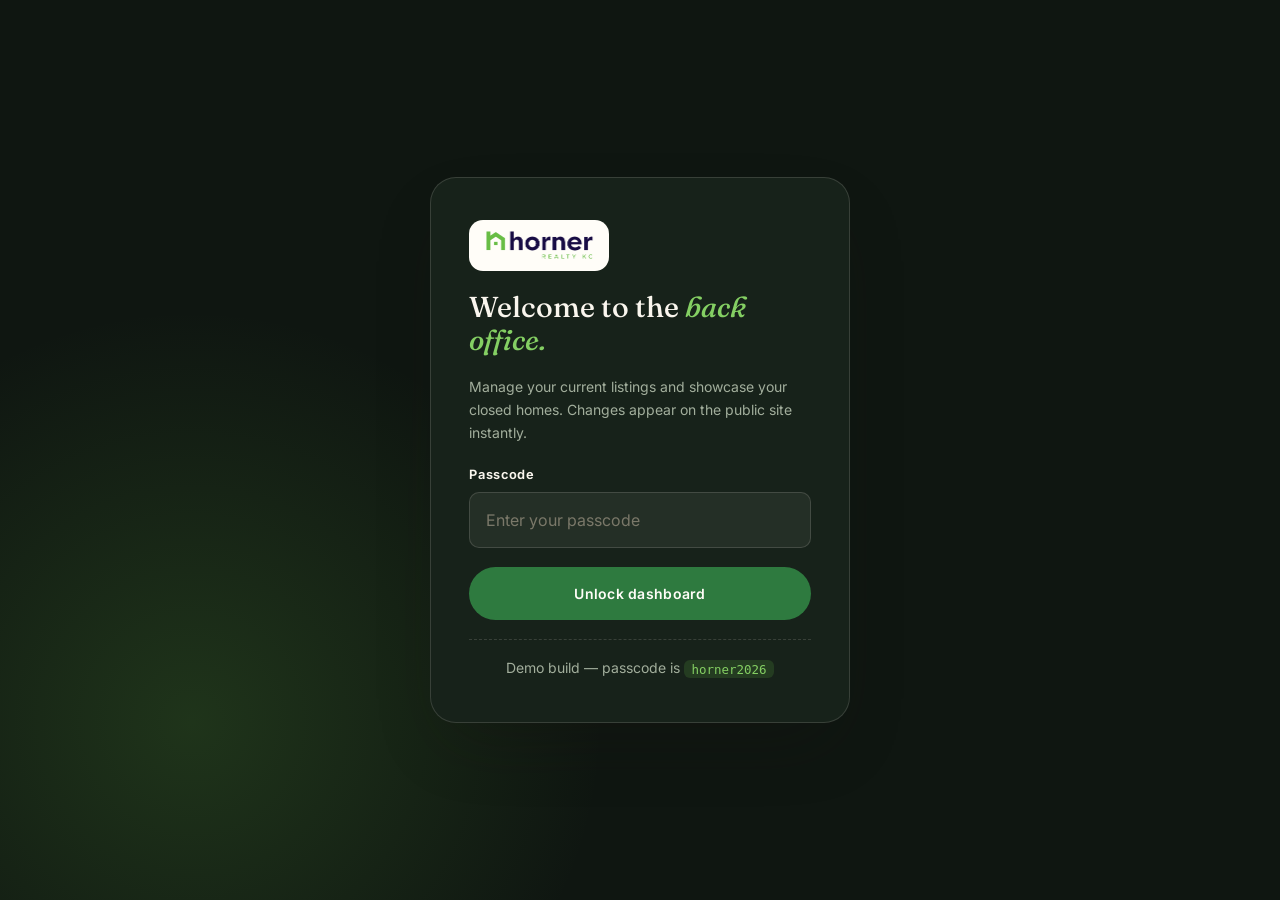
<file: admin.html>
<!DOCTYPE html>
<html lang="en">
<head>
  <meta charset="utf-8">
  <meta name="viewport" content="width=device-width, initial-scale=1">
  <title>Back Office — Horner Realty KC</title>
  <meta name="robots" content="noindex,nofollow">
  <link rel="preconnect" href="https://fonts.googleapis.com">
  <link rel="preconnect" href="https://fonts.gstatic.com" crossorigin>
  <link href="https://fonts.googleapis.com/css2?family=Fraunces:ital,opsz,wght@0,9..144,300..700;1,9..144,300..700&family=Inter:wght@400;500;600;700&display=swap" rel="stylesheet">
  <link rel="stylesheet" href="css/style.css">
  <link rel="stylesheet" href="css/admin.css">
  <link rel="icon" href="data:image/svg+xml,<svg xmlns='http://www.w3.org/2000/svg' viewBox='0 0 100 100'><rect width='100' height='100' rx='22' fill='%23180c44'/><path d='M50 20 80 46v34H59V62H41v18H20V46Z' fill='%2368bd45'/></svg>">
</head>
<body class="admin-body">

  <!-- ======= Login gate ======= -->
  <div class="gate" id="gate">
    <form class="gate__card" id="gate-form">
      <span class="gate__logo"><img src="assets/img/logo.png" alt="Horner Realty KC"></span>
      <h1>Welcome to the <em>back office.</em></h1>
      <p>Manage your current listings and showcase your closed homes. Changes appear on the public site instantly.</p>
      <div class="gate__error" id="gate-error" role="alert"></div>
      <div class="field">
        <label for="gate-pass">Passcode</label>
        <input type="password" id="gate-pass" autocomplete="current-password" placeholder="Enter your passcode" required>
      </div>
      <button class="btn btn--green" type="submit">Unlock dashboard</button>
      <p class="gate__hint">Demo build — passcode is <code>horner2026</code></p>
    </form>
  </div>

  <!-- ======= App ======= -->
  <div class="admin-app" id="admin-app">
    <header class="admin-topbar">
      <div class="container--wide admin-topbar__inner">
        <a class="brand" href="index.html" aria-label="Horner Realty KC — view site">
          <span class="brand__logo"><img src="assets/img/logo.png" alt="Horner Realty KC"></span>
        </a>
        <span class="badge-office">Back office</span>
        <div class="admin-topbar__actions">
          <a class="btn btn--outline-ink btn--sm" href="index.html" target="_blank" rel="noopener">
            View site
            <svg viewBox="0 0 24 24" fill="none" stroke="currentColor" stroke-width="2" stroke-linecap="round" stroke-linejoin="round" aria-hidden="true"><path d="M7 17 17 7M8 7h9v9"/></svg>
          </a>
          <button class="btn btn--outline-ink btn--sm" id="btn-signout">Sign out</button>
        </div>
      </div>
    </header>

    <main class="admin-main">
      <div class="container--wide">

        <div class="admin-note">
          <svg viewBox="0 0 24 24" fill="none" stroke="currentColor" stroke-width="1.8" stroke-linecap="round" stroke-linejoin="round" aria-hidden="true"><circle cx="12" cy="12" r="10"/><path d="M12 16v-5m0-3h.01"/></svg>
          <p><strong>Demo storage:</strong> edits save to this browser and update the public pages instantly. For the live launch, connect the included Supabase upgrade path (see README) so changes sync for every visitor.</p>
        </div>

        <div class="stat-grid">
          <div class="stat-card"><span class="dot dot--sale" aria-hidden="true"></span><strong id="stat-sale">0</strong><span>For sale</span></div>
          <div class="stat-card"><span class="dot dot--pending" aria-hidden="true"></span><strong id="stat-pending">0</strong><span>Pending</span></div>
          <div class="stat-card"><span class="dot dot--sold" aria-hidden="true"></span><strong id="stat-sold">0</strong><span>Sold &amp; showcased</span></div>
          <div class="stat-card"><span class="dot dot--star" aria-hidden="true"></span><strong id="stat-featured">0</strong><span>Featured on homepage</span></div>
        </div>

        <div class="admin-toolbar">
          <div class="admin-search">
            <svg viewBox="0 0 24 24" fill="none" stroke="currentColor" stroke-width="2" stroke-linecap="round" aria-hidden="true"><circle cx="11" cy="11" r="7"/><path d="m21 21-4.3-4.3"/></svg>
            <input type="search" id="admin-search" placeholder="Search address, city, zip…" aria-label="Search listings">
          </div>
          <div class="filter-chips" role="group" aria-label="Filter by status">
            <button class="filter-chip" data-filter="all" aria-pressed="true">All</button>
            <button class="filter-chip" data-filter="for-sale" aria-pressed="false">For sale</button>
            <button class="filter-chip" data-filter="pending" aria-pressed="false">Pending</button>
            <button class="filter-chip" data-filter="sold" aria-pressed="false">Sold</button>
          </div>
          <div class="admin-toolbar__right">
            <button class="btn btn--green btn--sm" id="btn-add">+ Add listing</button>
            <button class="btn btn--outline-ink btn--sm" id="btn-export">Export</button>
            <button class="btn btn--outline-ink btn--sm" id="btn-import">Import</button>
            <input type="file" id="import-file" accept="application/json" hidden>
            <button class="btn btn--danger-ghost btn--sm" id="btn-reset">Reset demo data</button>
          </div>
        </div>

        <p class="toolbar__count" id="admin-count" style="color:var(--muted-on-ink);margin-bottom:0.9rem" aria-live="polite"></p>

        <div class="admin-list" id="admin-list"></div>
      </div>
    </main>
  </div>

  <!-- ======= Listing editor modal ======= -->
  <div class="modal" id="editor-modal" role="dialog" aria-modal="true" aria-labelledby="editor-title">
    <div class="modal__card">
      <div class="modal__head">
        <h2 id="editor-title">Add a <em>new listing</em></h2>
        <button class="icon-btn" id="editor-close" aria-label="Close editor">
          <svg viewBox="0 0 24 24" fill="none" stroke="currentColor" stroke-width="2" stroke-linecap="round" aria-hidden="true"><path d="M6 6l12 12M18 6 6 18"/></svg>
        </button>
      </div>

      <form class="admin-form" id="listing-form">
        <div class="field">
          <label for="f-address">Street address <span class="req">*</span></label>
          <input id="f-address" type="text" placeholder="123 Main Street" required>
        </div>

        <div class="form-row form-row--3">
          <div class="field">
            <label for="f-city">City <span class="req">*</span></label>
            <input id="f-city" type="text" placeholder="Overland Park" required>
          </div>
          <div class="field">
            <label for="f-state">State <span class="req">*</span></label>
            <select id="f-state" required>
              <option value="KS">KS</option>
              <option value="MO">MO</option>
            </select>
          </div>
          <div class="field">
            <label for="f-zip">ZIP</label>
            <input id="f-zip" type="text" inputmode="numeric" placeholder="66204">
          </div>
        </div>

        <div class="form-row">
          <div class="field">
            <label for="f-status">Status <span class="req">*</span></label>
            <select id="f-status" required>
              <option value="for-sale">For sale</option>
              <option value="pending">Pending</option>
              <option value="sold">Sold</option>
            </select>
          </div>
          <div class="field">
            <label for="f-price">Price (USD)</label>
            <input id="f-price" type="number" min="0" step="1000" placeholder="450000">
            <span class="hint">Leave empty for "Price on request" / undisclosed sold price.</span>
          </div>
        </div>

        <div class="form-row form-row--3">
          <div class="field">
            <label for="f-beds">Beds <span class="req">*</span></label>
            <input id="f-beds" type="number" min="0" step="1" required placeholder="3">
          </div>
          <div class="field">
            <label for="f-baths">Baths <span class="req">*</span></label>
            <input id="f-baths" type="number" min="0" step="0.5" required placeholder="2.5">
          </div>
          <div class="field">
            <label for="f-sqft">Square feet <span class="req">*</span></label>
            <input id="f-sqft" type="number" min="0" step="1" required placeholder="1850">
          </div>
        </div>

        <div class="field">
          <label for="f-image">Photo URL</label>
          <input id="f-image" type="url" placeholder="https://… (or upload below)">
          <div class="upload-row">
            <label class="btn btn--outline-ink btn--sm" for="f-upload">Upload photo (≤ 800 KB)</label>
            <input id="f-upload" type="file" accept="image/*">
          </div>
        </div>
        <div class="img-preview" id="img-preview">Photo preview appears here</div>

        <div class="field">
          <label for="f-desc">Description</label>
          <textarea id="f-desc" rows="3" placeholder="What makes this home special?"></textarea>
        </div>

        <label class="consent" style="align-items:center">
          <input type="checkbox" id="f-featured">
          <span style="font-size:0.85rem;color:var(--cream)">Feature this listing on the homepage</span>
        </label>

        <div class="modal__foot">
          <button class="btn btn--outline-ink btn--sm" type="button" id="editor-cancel">Cancel</button>
          <button class="btn btn--green btn--sm" type="submit">Save listing</button>
        </div>
      </form>
    </div>
  </div>

  <!-- ======= Delete confirm ======= -->
  <div class="modal" id="confirm-modal" role="alertdialog" aria-modal="true" aria-labelledby="confirm-title">
    <div class="modal__card modal__card--confirm">
      <h2 id="confirm-title">Delete this listing?</h2>
      <p id="confirm-text"></p>
      <div class="modal__foot">
        <button class="btn btn--outline-ink btn--sm" id="confirm-cancel">Keep it</button>
        <button class="btn btn--danger-ghost btn--sm" id="confirm-delete">Delete listing</button>
      </div>
    </div>
  </div>

  <script src="js/data.js"></script>
  <script src="js/main.js"></script>
  <script src="js/admin.js"></script>
</body>
</html>
</file>
<file: css/style.css>
/* ============================================================
   HORNER REALTY KC — Design System
   Boutique. Warm. Editorial. Kansas City.
   ============================================================ */

:root {
  /* Palette — Horner brand: luxury green + logo navy on warm ivory */
  --ink: #0f1611;
  --ink-2: #17221a;
  --ink-3: #233024;
  --cream: #faf6ee;
  --cream-2: #f2efdf;
  --cream-3: #e5e3cd;
  --green: #2e7a3f;
  --green-2: #84cf63;
  --green-3: #1f6030;
  --gold: #c9b078;
  --navy: #180c44;
  --white: #fffdf8;
  --muted: #687062;
  --muted-on-ink: #a2ae9c;
  --line: rgba(15, 22, 17, 0.12);
  --line-on-ink: rgba(250, 246, 238, 0.14);
  --ok: #4d7257;
  --red: #b4533a;

  /* Type */
  --serif: "Fraunces", "Georgia", serif;
  --sans: "Inter", -apple-system, "Segoe UI", sans-serif;

  /* Scale */
  --text-xs: 0.75rem;
  --text-sm: 0.875rem;
  --text-base: 1rem;
  --text-lg: 1.125rem;
  --text-xl: clamp(1.25rem, 1.1rem + 0.6vw, 1.5rem);
  --text-2xl: clamp(1.6rem, 1.3rem + 1.4vw, 2.4rem);
  --text-3xl: clamp(2.2rem, 1.6rem + 2.8vw, 3.6rem);
  --text-hero: clamp(2.8rem, 1.8rem + 5.2vw, 6.2rem);

  /* Rhythm */
  --space-1: 0.25rem;
  --space-2: 0.5rem;
  --space-3: 1rem;
  --space-4: 1.5rem;
  --space-5: 2.5rem;
  --space-6: 4rem;
  --space-7: clamp(4.5rem, 3rem + 6vw, 8.5rem);

  --radius-sm: 10px;
  --radius: 18px;
  --radius-lg: 26px;
  --radius-pill: 999px;

  --shadow-sm: 0 2px 10px rgba(22, 19, 14, 0.06);
  --shadow: 0 14px 40px -12px rgba(22, 19, 14, 0.18);
  --shadow-lg: 0 30px 70px -20px rgba(22, 19, 14, 0.32);

  --ease: cubic-bezier(0.22, 1, 0.36, 1);
  --container: 1200px;
}

/* ---------- Reset ---------- */
*, *::before, *::after { box-sizing: border-box; margin: 0; padding: 0; }
html { scroll-behavior: smooth; -webkit-text-size-adjust: 100%; }
body {
  font-family: var(--sans);
  font-size: var(--text-base);
  line-height: 1.65;
  color: var(--ink);
  background: var(--cream);
  -webkit-font-smoothing: antialiased;
  overflow-x: clip;
}
img { display: block; max-width: 100%; }
a { color: inherit; text-decoration: none; }
button { font: inherit; cursor: pointer; background: none; border: none; color: inherit; }
input, select, textarea { font: inherit; color: inherit; }
ul, ol { list-style: none; }
::selection { background: var(--green); color: var(--white); }

:focus-visible {
  outline: 2px solid var(--green);
  outline-offset: 3px;
  border-radius: 4px;
}

.container {
  width: min(var(--container), 100% - 2.5rem);
  margin-inline: auto;
}
.container--wide { width: min(1380px, 100% - 2.5rem); margin-inline: auto; }

.skip-link {
  position: fixed; top: -100px; left: 1rem; z-index: 300;
  background: var(--ink); color: var(--cream);
  padding: 0.7rem 1.2rem; border-radius: var(--radius-pill);
  transition: top 0.2s var(--ease);
}
.skip-link:focus { top: 1rem; }

/* ---------- Typography helpers ---------- */
.font-serif { font-family: var(--serif); }
.eyebrow {
  display: inline-flex; align-items: center; gap: 0.75rem;
  font-size: var(--text-xs); font-weight: 600;
  letter-spacing: 0.22em; text-transform: uppercase;
  color: var(--green-3);
}
.eyebrow::before {
  content: ""; width: 2.2rem; height: 1px; background: var(--green);
}
.on-ink .eyebrow { color: var(--green-2); }

.h-display {
  font-family: var(--serif);
  font-weight: 470;
  font-size: var(--text-3xl);
  line-height: 1.08;
  letter-spacing: -0.015em;
  text-wrap: balance;
}
.h-display em {
  font-style: italic;
  font-weight: 380;
  color: var(--green-3);
}
.on-ink .h-display em { color: var(--green-2); }

.lede {
  font-size: var(--text-lg);
  color: var(--muted);
  max-width: 56ch;
}
.on-ink { background: var(--ink); color: var(--cream); }
.on-ink .lede { color: var(--muted-on-ink); }

/* ---------- Buttons ---------- */
.btn {
  display: inline-flex; align-items: center; justify-content: center; gap: 0.6rem;
  padding: 0.95rem 1.8rem;
  border-radius: var(--radius-pill);
  font-weight: 600; font-size: var(--text-sm);
  letter-spacing: 0.02em;
  min-height: 48px;
  transition: transform 0.25s var(--ease), box-shadow 0.25s var(--ease),
              background 0.25s var(--ease), color 0.25s var(--ease), border-color 0.25s var(--ease);
  touch-action: manipulation;
}
.btn:active { transform: scale(0.97); }
.btn svg { width: 17px; height: 17px; flex: none; transition: transform 0.25s var(--ease); }
.btn:hover svg { transform: translateX(3px); }

.btn--primary { background: var(--ink); color: var(--cream); }
.btn--primary:hover { background: var(--ink-3); box-shadow: var(--shadow); transform: translateY(-2px); }
.btn--green { background: var(--green); color: var(--white); }
.btn--green:hover { background: var(--green-3); box-shadow: var(--shadow); transform: translateY(-2px); }
.btn--ghost {
  background: transparent; border: 1px solid var(--line); color: var(--ink);
}
.btn--ghost:hover { border-color: var(--ink); transform: translateY(-2px); }
.on-ink .btn--ghost { border-color: var(--line-on-ink); color: var(--cream); }
.on-ink .btn--ghost:hover { border-color: var(--cream); }
.btn--light { background: var(--cream); color: var(--ink); }
.btn--light:hover { background: var(--white); box-shadow: var(--shadow); transform: translateY(-2px); }

.link-arrow {
  display: inline-flex; align-items: center; gap: 0.5rem;
  font-weight: 600; font-size: var(--text-sm);
  color: var(--green-3);
  border-bottom: 1px solid transparent;
  transition: gap 0.25s var(--ease), color 0.2s;
  min-height: 44px;
}
.link-arrow:hover { gap: 0.85rem; color: var(--ink); }
.on-ink .link-arrow { color: var(--green-2); }
.on-ink .link-arrow:hover { color: var(--cream); }

/* ---------- Header / Nav ---------- */
.site-header {
  position: fixed; inset: 0 0 auto 0; z-index: 100;
  transition: background 0.35s var(--ease), box-shadow 0.35s var(--ease),
              border-color 0.35s var(--ease), color 0.3s;
  border-bottom: 1px solid transparent;
  color: var(--cream);
}
.site-header.is-solid {
  background: rgba(250, 246, 238, 0.86);
  -webkit-backdrop-filter: blur(18px);
  backdrop-filter: blur(18px);
  border-bottom-color: var(--line);
  color: var(--ink);
}
.site-header.header--light { color: var(--ink); }

.nav {
  display: flex; align-items: center; justify-content: space-between;
  gap: 1rem; min-height: 78px;
}
.brand {
  display: inline-flex; align-items: center; gap: 0.8rem;
  font-family: var(--serif);
  flex: none;
  position: relative; z-index: 2;
}
.brand__logo {
  display: inline-flex; align-items: center;
  background: var(--white);
  border: 1px solid var(--line);
  border-radius: 12px;
  padding: 0.5rem 0.85rem;
  box-shadow: var(--shadow-sm);
}
.brand__logo img { height: 28px; width: auto; display: block; }

.nav__links {
  display: flex; align-items: center; gap: 0.4rem;
}
.nav__links a {
  padding: 0.55rem 0.95rem;
  font-size: var(--text-sm); font-weight: 550;
  border-radius: var(--radius-pill);
  opacity: 0.86;
  transition: opacity 0.2s, background 0.2s;
  min-height: 44px; display: inline-flex; align-items: center;
}
.nav__links a:hover { opacity: 1; background: rgba(104, 189, 69, 0.14); }
.nav__links a[aria-current="page"] { opacity: 1; color: var(--green-3); }
.site-header:not(.is-solid):not(.header--light) .nav__links a[aria-current="page"] { color: var(--green-2); }

.nav__cta {
  display: flex; align-items: center; gap: 0.6rem;
  position: relative; z-index: 2;
}
.nav__phone {
  display: inline-flex; align-items: center; gap: 0.55rem;
  padding: 0.62rem 1.25rem; min-height: 46px;
  border-radius: var(--radius-pill);
  border: 1px solid currentColor;
  font-size: var(--text-sm); font-weight: 600;
  white-space: nowrap;
  flex: none;
  transition: background 0.25s var(--ease), color 0.25s var(--ease), border-color 0.25s;
}
.nav__phone svg { width: 15px; height: 15px; }
.nav__phone:hover { background: var(--green); border-color: var(--green); color: var(--white); }

.nav__toggle {
  display: none;
  width: 46px; height: 46px;
  border-radius: 12px;
  border: 1px solid currentColor;
  place-items: center;
}
.nav__toggle svg { width: 20px; height: 20px; }
.nav__toggle .icon-close { display: none; }
.nav__toggle[aria-expanded="true"] .icon-menu { display: none; }
.nav__toggle[aria-expanded="true"] .icon-close { display: block; }

@media (max-width: 1320px) {
  .nav__links {
    position: fixed; inset: 0; z-index: 1;
    flex-direction: column; justify-content: center; gap: 0.4rem;
    background: var(--ink);
    color: var(--cream);
    opacity: 0; visibility: hidden;
    transition: opacity 0.35s var(--ease), visibility 0.35s;
  }
  .nav__links a { font-family: var(--serif); font-size: 1.7rem; font-weight: 450; }
  .nav__links.is-open { opacity: 1; visibility: visible; }
  .nav__toggle { display: grid; }
  .nav__phone span { display: none; }
  .nav__phone { padding: 0.62rem 0.9rem; }
  body.nav-locked { overflow: hidden; }
}

/* ---------- Story hero ---------- */
.hero-stage {
  position: relative;
  min-height: calc(100svh + 240px);
  background: var(--ink);
}
.hero {
  position: relative;
  min-height: 100svh;
  display: flex; flex-direction: column; justify-content: flex-end;
  color: var(--cream);
  isolation: isolate;
  overflow: clip;
}
.hero--story {
  position: sticky;
  top: 0;
  height: 100svh;
}
.hero__bg {
  position: absolute; inset: 0; z-index: -2;
}
.hero__bg img {
  position: absolute; inset: 0;
  width: 100%; height: 100%; object-fit: cover;
}
.hero__after { z-index: 0; }
.hero__before {
  z-index: 1;
  will-change: clip-path;
  clip-path: inset(0 0 0 0);
}
.hero__seam {
  position: absolute; z-index: 2; top: 0; bottom: 0; left: 0;
  width: 2px;
  background: #f0c47c;
  box-shadow: 0 0 26px 2px rgba(240, 196, 124, 0.76);
  transform: translateX(-1px);
  will-change: left, opacity;
}
.hero::after {
  content: ""; position: absolute; inset: 0; z-index: -1;
  background:
    linear-gradient(to top, rgba(14, 18, 14, 0.9) 0%, rgba(14, 18, 14, 0.38) 48%, rgba(14, 18, 14, 0.3) 100%);
}
.hero__inner { padding-block: 7.5rem 1.25rem; }
.hero__eyebrow {
  display: inline-flex; align-items: center; gap: 0.7rem;
  font-size: var(--text-xs); font-weight: 600;
  letter-spacing: 0.26em; text-transform: uppercase;
  color: #b8ee91;
  margin-bottom: var(--space-4);
  text-shadow: 0 2px 14px rgba(0, 0, 0, 0.8);
}
.hero__eyebrow::before { content: ""; width: 2.4rem; height: 1px; background: currentColor; }
.hero h1 {
  font-family: var(--serif);
  font-size: var(--text-hero);
  font-weight: 440;
  line-height: 1.02;
  letter-spacing: -0.02em;
  max-width: 12ch;
  text-wrap: balance;
}
.hero h1 em { font-style: italic; font-weight: 360; color: #f0c47c; }
.hero__sub {
  margin-top: var(--space-4);
  font-size: var(--text-lg);
  color: rgba(250, 246, 238, 0.82);
  max-width: 46ch;
}
.hero__actions { display: flex; flex-wrap: wrap; gap: 0.85rem; margin-top: var(--space-5); }

.hero__stats {
  margin-top: var(--space-6);
  border-top: 1px solid var(--line-on-ink);
  display: grid;
  grid-template-columns: repeat(auto-fit, minmax(170px, 1fr));
}
.hero__stat {
  padding: 1.4rem 1.5rem 1.6rem 0;
  display: flex; flex-direction: column; gap: 0.15rem;
}
.hero__stat + .hero__stat { border-left: 1px solid var(--line-on-ink); padding-left: 1.5rem; }
.hero__stat strong {
  font-family: var(--serif);
  font-size: clamp(1.7rem, 1.4rem + 1.4vw, 2.6rem);
  font-weight: 470;
  color: var(--white);
}
.hero__stat strong sup { font-size: 0.55em; color: var(--green-2); }
.hero__stat span { font-size: var(--text-xs); letter-spacing: 0.14em; text-transform: uppercase; color: var(--muted-on-ink); }
@media (max-width: 640px) {
  .hero__stat + .hero__stat { border-left: none; padding-left: 0; }
  .hero__stat { padding-block: 0.9rem; border-bottom: 1px solid var(--line-on-ink); }
}

.hero__scroll {
  position: absolute; right: 2rem; bottom: 2.2rem;
  display: flex; align-items: center; gap: 0.6rem;
  font-size: var(--text-xs); letter-spacing: 0.2em; text-transform: uppercase;
  color: var(--muted-on-ink);
  writing-mode: vertical-rl;
}
.hero__scroll::after {
  content: ""; width: 1px; height: 46px;
  background: linear-gradient(#f0c47c, transparent);
  animation: scrollPulse 2.2s ease-in-out infinite;
}
@keyframes scrollPulse { 50% { transform: translateY(8px); opacity: 0.5; } }
@media (max-width: 1440px) { .hero__scroll { display: none; } }

@media (max-height: 900px) and (min-width: 641px) {
  .hero__inner { padding-block: 6.4rem 0.75rem; }
  .hero__eyebrow { margin-bottom: 0.9rem; }
  .hero h1 { font-size: 4.65rem; max-width: 13ch; line-height: 0.98; }
  .hero__sub { margin-top: 0.9rem; font-size: 1rem; line-height: 1.48; max-width: 50ch; }
  .hero__actions { margin-top: 1.1rem; }
  .hero__stats { margin-top: 1.15rem; }
  .hero__stat { padding-block: 0.65rem 0.75rem; }
  .hero__stat strong { font-size: 2rem; line-height: 1; }
}

@media (max-height: 740px) and (min-width: 641px) {
  .hero__inner { padding-top: 5.6rem; }
  .hero h1 { font-size: 3.9rem; }
  .hero__sub { font-size: 0.94rem; }
  .hero__actions { margin-top: 0.8rem; }
  .hero__actions .btn { min-height: 44px; padding-block: 0.75rem; }
  .hero__stats { margin-top: 0.8rem; }
  .hero__stat { padding-block: 0.5rem; }
  .hero__stat strong { font-size: 1.65rem; }
  .hero__stat span { font-size: 0.66rem; letter-spacing: 0.1em; }
}

@media (max-width: 1000px) and (min-width: 641px) {
  .hero h1 { font-size: 4.5rem; }
}

@media (max-width: 640px) {
  .hero-stage { min-height: calc(100svh + 180px); }
  .hero--story { justify-content: flex-start; }
  .hero__story-media { background: #17140f; }
  .hero__story-media img {
    top: 78px;
    bottom: auto;
    height: auto;
    aspect-ratio: 3 / 2;
    object-fit: contain;
    object-position: center top;
  }
  .hero__seam { top: 78px; bottom: auto; height: calc(100vw * 2 / 3); }
  .hero::after {
    background:
      linear-gradient(to bottom, rgba(14, 18, 14, 0.24) 78px, rgba(14, 18, 14, 0.52) 330px, rgba(14, 18, 14, 0.94) 72%, rgba(14, 18, 14, 0.98) 100%);
  }
  .hero__inner { width: min(var(--container), 100% - 2rem); padding-block: 5.8rem 0.6rem; }
  .hero__eyebrow { margin-bottom: 0.65rem; font-size: 0.66rem; letter-spacing: 0.16em; }
  .hero h1 { font-size: 2.35rem; line-height: 0.98; max-width: 13ch; }
  .hero__sub { margin-top: 0.75rem; font-size: 0.92rem; line-height: 1.42; }
  .hero__actions { margin-top: 0.9rem; gap: 0.5rem; }
  .hero__actions .btn { min-height: 44px; padding: 0.7rem 1.15rem; font-size: 0.8rem; }
  .hero__stats { margin-top: 0.9rem; grid-template-columns: repeat(2, minmax(0, 1fr)); }
  .hero__stat { min-width: 0; padding-block: 0.5rem; }
  .hero__stat:nth-child(odd) { padding-right: 0.85rem; }
  .hero__stat:nth-child(even) { border-left: 1px solid var(--line-on-ink); padding-left: 0.85rem; }
  .hero__stat strong { font-size: 1.55rem; line-height: 1; }
  .hero__stat span { font-size: 0.59rem; letter-spacing: 0.09em; overflow-wrap: anywhere; }
  .hero__stat:last-child { padding-right: 3.5rem; }
}

@media (max-width: 640px) and (min-height: 750px) {
  .hero__inner { padding-top: 6.45rem; }
  .hero__eyebrow { margin-bottom: 0.8rem; }
  .hero h1 { font-size: 2.65rem; }
  .hero__sub { margin-top: 0.9rem; font-size: 1rem; line-height: 1.48; }
  .hero__actions { margin-top: 1.15rem; gap: 0.65rem; }
  .hero__actions .btn { min-height: 46px; padding-inline: 1.25rem; font-size: 0.84rem; }
  .hero__stats { margin-top: 1.15rem; }
  .hero__stat { padding-block: 0.65rem; }
  .hero__stat strong { font-size: 1.75rem; }
  .hero__stat span { font-size: 0.62rem; }
}
@media (prefers-reduced-motion: reduce) {
  .hero-stage { min-height: 100svh; }
  .hero__before { clip-path: inset(0 100% 0 0) !important; }
  .hero__seam { display: none; }
}

/* ---------- Marquee ---------- */
.marquee {
  border-block: 1px solid var(--line);
  background: var(--cream-2);
  overflow: hidden;
  padding-block: 1.05rem;
}
.marquee__track {
  display: flex; gap: 3rem; width: max-content;
  animation: marquee 36s linear infinite;
}
.marquee:hover .marquee__track { animation-play-state: paused; }
.marquee__track span {
  display: inline-flex; align-items: center; gap: 3rem;
  font-family: var(--serif); font-size: 1.05rem; font-weight: 470;
  letter-spacing: 0.06em; color: var(--ink);
  white-space: nowrap;
}
.marquee__track span::after { content: "✦"; font-size: 0.6rem; color: var(--green); }
@keyframes marquee { to { transform: translateX(-50%); } }

/* ---------- Sections ---------- */
.section { padding-block: var(--space-7); position: relative; }
.section--tight { padding-block: var(--space-6); }
.section-head {
  display: flex; flex-wrap: wrap; align-items: flex-end; justify-content: space-between;
  gap: 1.2rem 2.5rem;
  margin-bottom: var(--space-6);
}
.section-head .h-display { max-width: 22ch; }
.section-head__side { max-width: 38ch; display: flex; flex-direction: column; align-items: flex-start; gap: 1rem; }
.section-head__side p { color: var(--muted); font-size: var(--text-sm); }
.on-ink .section-head__side p { color: var(--muted-on-ink); }

/* ---------- Welcome / editorial split ---------- */
.welcome { display: grid; grid-template-columns: minmax(0, 5fr) minmax(0, 6fr); gap: clamp(2rem, 5vw, 5.5rem); align-items: center; }
.welcome__media { position: relative; }
.welcome__media .frame {
  border-radius: var(--radius-lg);
  overflow: hidden;
  aspect-ratio: 4 / 5;
  box-shadow: var(--shadow-lg);
}
.welcome__media .frame img { width: 100%; height: 100%; object-fit: cover; transition: transform 0.9s var(--ease); }
.welcome__media:hover .frame img { transform: scale(1.04); }
.welcome__badge {
  position: absolute; left: -1.2rem; bottom: 2rem;
  background: var(--ink); color: var(--cream);
  border-radius: var(--radius);
  padding: 1.1rem 1.4rem;
  display: flex; align-items: center; gap: 0.9rem;
  box-shadow: var(--shadow-lg);
  max-width: 86%;
}
.welcome__badge .num { font-family: var(--serif); font-size: 2rem; font-weight: 500; color: var(--green-2); line-height: 1; }
.welcome__badge p { font-size: var(--text-xs); letter-spacing: 0.08em; text-transform: uppercase; color: var(--muted-on-ink); line-height: 1.5; }
.welcome__body .h-display { margin: 1.1rem 0 1.4rem; }
.welcome__body > p { color: var(--muted); margin-bottom: 1.1rem; max-width: 58ch; }
.welcome__sig {
  display: flex; align-items: center; gap: 1rem;
  margin-top: 1.8rem;
}
.welcome__sig img { width: 84px; height: 52px; object-fit: cover; border-radius: 10px; box-shadow: var(--shadow-sm); }
.welcome__sig .name { font-family: var(--serif); font-style: italic; font-size: 1.15rem; }
.welcome__sig .role { font-size: var(--text-xs); letter-spacing: 0.12em; text-transform: uppercase; color: var(--muted); }
@media (max-width: 900px) {
  .welcome { grid-template-columns: 1fr; }
  .welcome__media { max-width: 440px; }
  .welcome__badge { left: 1rem; bottom: -1.2rem; }
}

/* ---------- Service cards ---------- */
.services-grid {
  display: grid; grid-template-columns: repeat(2, minmax(0, 1fr));
  gap: 1.4rem;
}
.service-card {
  position: relative;
  border-radius: var(--radius-lg);
  overflow: hidden;
  min-height: 460px;
  display: flex; flex-direction: column; justify-content: flex-end;
  color: var(--cream);
  isolation: isolate;
}
.service-card img {
  position: absolute; inset: 0; z-index: -2;
  width: 100%; height: 100%; object-fit: cover;
  transition: transform 0.9s var(--ease);
}
.service-card::after {
  content: ""; position: absolute; inset: 0; z-index: -1;
  background: linear-gradient(to top, rgba(22,19,14,0.92), rgba(22,19,14,0.18) 60%, rgba(22,19,14,0.12));
  transition: background 0.4s;
}
.service-card:hover img { transform: scale(1.05); }
.service-card__body { padding: clamp(1.4rem, 3vw, 2.4rem); }
.service-card__tag {
  font-size: var(--text-xs); font-weight: 600; letter-spacing: 0.2em; text-transform: uppercase;
  color: var(--green-2);
}
.service-card h3 {
  font-family: var(--serif); font-size: var(--text-2xl); font-weight: 460;
  margin: 0.5rem 0 0.7rem;
}
.service-card p { color: rgba(250,246,238,0.8); font-size: var(--text-sm); max-width: 46ch; margin-bottom: 1.2rem; }
@media (max-width: 800px) {
  .services-grid { grid-template-columns: 1fr; }
  .service-card { min-height: 380px; }
}

.service-minis {
  margin-top: 1.4rem;
  display: grid; grid-template-columns: repeat(3, minmax(0, 1fr)); gap: 1.4rem;
}
.mini-card {
  background: var(--white);
  border: 1px solid var(--line);
  border-radius: var(--radius);
  padding: 1.6rem;
  display: flex; flex-direction: column; gap: 0.55rem; align-items: flex-start;
  transition: transform 0.3s var(--ease), box-shadow 0.3s var(--ease), border-color 0.3s;
}
.mini-card:hover { transform: translateY(-4px); box-shadow: var(--shadow); border-color: var(--green-2); }
.mini-card .ic {
  width: 46px; height: 46px; border-radius: 13px;
  display: grid; place-items: center;
  background: var(--cream-2); color: var(--green-3);
  margin-bottom: 0.4rem;
}
.mini-card .ic svg { width: 21px; height: 21px; }
.mini-card h4 { font-family: var(--serif); font-size: 1.18rem; font-weight: 520; }
.mini-card p { font-size: var(--text-sm); color: var(--muted); }
.mini-card .link-arrow { margin-top: auto; }
@media (max-width: 800px) { .service-minis { grid-template-columns: 1fr; } }

/* ---------- Listing cards ---------- */
.listings-grid {
  display: grid;
  grid-template-columns: repeat(auto-fill, minmax(310px, 1fr));
  gap: 1.6rem;
}
.listing-card {
  background: var(--white);
  border: 1px solid var(--line);
  border-radius: var(--radius-lg);
  overflow: hidden;
  display: flex; flex-direction: column;
  transition: transform 0.35s var(--ease), box-shadow 0.35s var(--ease);
}
.listing-card:hover { transform: translateY(-6px); box-shadow: var(--shadow-lg); }
.listing-card__media {
  position: relative; aspect-ratio: 4 / 3; overflow: hidden;
  background: var(--cream-3);
}
.listing-card__media img {
  width: 100%; height: 100%; object-fit: cover;
  transition: transform 0.8s var(--ease);
}
.listing-card:hover .listing-card__media img { transform: scale(1.06); }
.listing-card__chips {
  position: absolute; inset: 0.9rem 0.9rem auto 0.9rem;
  display: flex; justify-content: space-between; align-items: flex-start; gap: 0.5rem;
}
.chip {
  display: inline-flex; align-items: center; gap: 0.4rem;
  padding: 0.38rem 0.85rem;
  border-radius: var(--radius-pill);
  font-size: 0.72rem; font-weight: 700; letter-spacing: 0.1em; text-transform: uppercase;
  background: rgba(250, 246, 238, 0.92);
  -webkit-backdrop-filter: blur(8px);
  backdrop-filter: blur(8px);
  color: var(--ink);
}
.chip::before { content: ""; width: 7px; height: 7px; border-radius: 50%; background: var(--green); }
.chip--sale { color: #2e4a36; }
.chip--sale::before { background: var(--green); }
.chip--sold { background: rgba(15, 22, 17, 0.9); color: var(--gold); }
.chip--sold::before { background: var(--gold); }
.chip--pending { color: #7a5410; }
.chip--pending::before { background: #d9a23c; }
.listing-card__price {
  margin-left: auto;
  background: rgba(22, 19, 14, 0.88);
  -webkit-backdrop-filter: blur(8px);
  backdrop-filter: blur(8px);
  color: var(--cream);
  padding: 0.4rem 0.9rem;
  border-radius: var(--radius-pill);
  font-weight: 650; font-size: 0.86rem;
  font-variant-numeric: tabular-nums;
}
.listing-card__body { padding: 1.4rem 1.5rem 1.5rem; display: flex; flex-direction: column; gap: 0.65rem; flex: 1; }
.listing-card__addr { font-family: var(--serif); font-size: 1.22rem; font-weight: 520; line-height: 1.25; }
.listing-card__loc { font-size: var(--text-sm); color: var(--muted); display: flex; align-items: center; gap: 0.4rem; }
.listing-card__loc svg { width: 14px; height: 14px; color: var(--green); flex: none; }
.listing-card__desc {
  font-size: var(--text-sm); color: var(--muted);
  display: -webkit-box; -webkit-line-clamp: 2; -webkit-box-orient: vertical; overflow: hidden;
}
.listing-card__meta {
  margin-top: auto; padding-top: 1rem;
  border-top: 1px solid var(--line);
  display: flex; gap: 1.3rem;
  font-size: 0.82rem; font-weight: 600; color: var(--ink-3);
}
.listing-card__meta span { display: inline-flex; align-items: center; gap: 0.45rem; }
.listing-card__meta svg { width: 16px; height: 16px; color: var(--green-3); }

/* ---------- Sold showcase (dark) ---------- */
.sold-scroll {
  display: grid; grid-auto-flow: column;
  grid-auto-columns: clamp(290px, 30vw, 400px);
  gap: 1.4rem;
  overflow-x: auto;
  scroll-snap-type: x mandatory;
  padding: 0.4rem 0.4rem 1.6rem;
  margin-inline: -0.4rem;
  scrollbar-width: thin;
  scrollbar-color: var(--green-3) transparent;
}
.sold-scroll::-webkit-scrollbar { height: 6px; }
.sold-scroll::-webkit-scrollbar-thumb { background: var(--ink-3); border-radius: 3px; }
.sold-card {
  scroll-snap-align: start;
  position: relative;
  border-radius: var(--radius-lg);
  overflow: hidden;
  aspect-ratio: 4 / 4.6;
  display: flex; flex-direction: column; justify-content: flex-end;
  isolation: isolate;
  background: var(--ink-2);
}
.sold-card img {
  position: absolute; inset: 0; z-index: -2;
  width: 100%; height: 100%; object-fit: cover;
  transition: transform 0.8s var(--ease), filter 0.5s;
}
.sold-card::after {
  content: ""; position: absolute; inset: 0; z-index: -1;
  background: linear-gradient(to top, rgba(22,19,14,0.94) 8%, rgba(22,19,14,0.1) 55%);
}
.sold-card:hover img { transform: scale(1.05); }
.sold-card__body { padding: 1.5rem; display: flex; flex-direction: column; gap: 0.4rem; }
.sold-card__body .chip { align-self: flex-start; margin-bottom: 0.4rem; }
.sold-card__addr { font-family: var(--serif); font-size: 1.25rem; font-weight: 500; color: var(--white); line-height: 1.25; }
.sold-card__meta { font-size: 0.82rem; color: var(--muted-on-ink); font-weight: 550; }

/* ---------- Team ---------- */
.team-grid { display: grid; grid-template-columns: repeat(3, minmax(0, 1fr)); gap: 1.5rem; }
.team-card {
  background: var(--white);
  border: 1px solid var(--line);
  border-radius: var(--radius-lg);
  padding: 2rem 1.9rem;
  display: flex; flex-direction: column; gap: 0.85rem;
  transition: transform 0.35s var(--ease), box-shadow 0.35s var(--ease);
}
.team-card:hover { transform: translateY(-6px); box-shadow: var(--shadow-lg); }
.team-card__top { display: flex; align-items: center; gap: 1.1rem; }
.team-card__avatar {
  width: 72px; height: 72px; flex: none;
  border-radius: 50%;
  display: grid; place-items: center;
  background: var(--ink);
  color: var(--green-2);
  font-family: var(--serif); font-size: 1.7rem; font-style: italic; font-weight: 500;
  border: 2px solid var(--green-2);
}
.team-card h3 { font-family: var(--serif); font-size: 1.4rem; font-weight: 530; line-height: 1.2; }
.team-card .role { font-size: var(--text-xs); font-weight: 650; letter-spacing: 0.16em; text-transform: uppercase; color: var(--green-3); margin-top: 0.2rem; }
.team-card .bio { font-size: var(--text-sm); color: var(--muted); flex: 1; }
.team-card__contacts { display: flex; flex-wrap: wrap; gap: 0.55rem; padding-top: 0.4rem; }
.contact-pill {
  display: inline-flex; align-items: center; gap: 0.45rem;
  border: 1px solid var(--line);
  border-radius: var(--radius-pill);
  padding: 0.5rem 1rem; min-height: 42px;
  font-size: 0.8rem; font-weight: 600;
  transition: border-color 0.25s, background 0.25s, color 0.25s;
}
.contact-pill svg { width: 14px; height: 14px; color: var(--green-3); }
.contact-pill:hover { background: var(--ink); color: var(--cream); border-color: var(--ink); }
.contact-pill:hover svg { color: var(--green-2); }
@media (max-width: 900px) { .team-grid { grid-template-columns: 1fr; max-width: 460px; } }

/* ---------- Values ---------- */
.values-band { border-block: 1px solid var(--line-on-ink); }
.values-grid { display: grid; grid-template-columns: repeat(3, minmax(0, 1fr)); }
.value-item { padding: clamp(1.8rem, 3.5vw, 3rem) clamp(1.2rem, 3vw, 2.6rem); }
.value-item + .value-item { border-left: 1px solid var(--line-on-ink); }
.value-item .num { font-family: var(--serif); font-style: italic; color: var(--green-2); font-size: 1rem; }
.value-item h3 { font-family: var(--serif); font-size: var(--text-xl); font-weight: 480; margin: 0.6rem 0 0.6rem; color: var(--white); }
.value-item p { font-size: var(--text-sm); color: var(--muted-on-ink); }
@media (max-width: 800px) {
  .values-grid { grid-template-columns: 1fr; }
  .value-item + .value-item { border-left: none; border-top: 1px solid var(--line-on-ink); }
}

/* ---------- Quote band ---------- */
.quote-band { text-align: center; }
.quote-band blockquote {
  font-family: var(--serif);
  font-size: clamp(1.5rem, 1.1rem + 2.2vw, 2.7rem);
  font-weight: 420; font-style: italic;
  line-height: 1.3;
  max-width: 26ch; margin-inline: auto;
  text-wrap: balance;
}
.quote-band blockquote span { color: var(--green-3); }
.quote-band figcaption {
  margin-top: 1.6rem;
  font-size: var(--text-xs); font-weight: 650; letter-spacing: 0.2em; text-transform: uppercase;
  color: var(--muted);
}

/* ---------- Community ---------- */
.community-grid {
  display: grid; grid-template-columns: repeat(4, minmax(0, 1fr)); gap: 1.2rem;
}
.community-tile {
  position: relative; border-radius: var(--radius);
  overflow: hidden; aspect-ratio: 3 / 3.8;
  display: flex; align-items: flex-end;
  isolation: isolate;
}
.community-tile img {
  position: absolute; inset: 0; z-index: -2;
  width: 100%; height: 100%; object-fit: cover;
  transition: transform 0.7s var(--ease);
}
.community-tile::after {
  content: ""; position: absolute; inset: 0; z-index: -1;
  background: linear-gradient(to top, rgba(22,19,14,0.82), transparent 55%);
}
.community-tile:hover img { transform: scale(1.06); }
.community-tile figcaption { padding: 1.2rem; color: var(--white); }
.community-tile figcaption strong { font-family: var(--serif); font-size: 1.15rem; font-weight: 520; display: block; }
.community-tile figcaption span { font-size: 0.74rem; letter-spacing: 0.12em; text-transform: uppercase; color: var(--green-2); }
@media (max-width: 900px) { .community-grid { grid-template-columns: repeat(2, 1fr); } }

/* ---------- CTA banner ---------- */
.cta-banner {
  position: relative;
  border-radius: var(--radius-lg);
  overflow: hidden;
  padding: clamp(2.5rem, 6vw, 5rem);
  color: var(--cream);
  isolation: isolate;
  text-align: center;
  display: flex; flex-direction: column; align-items: center; gap: 1.3rem;
}
.cta-banner img { position: absolute; inset: 0; z-index: -2; width: 100%; height: 100%; object-fit: cover; }
.cta-banner::after { content: ""; position: absolute; inset: 0; z-index: -1; background: rgba(22, 19, 14, 0.78); }
.cta-banner h2 { font-family: var(--serif); font-size: var(--text-3xl); font-weight: 450; max-width: 18ch; text-wrap: balance; }
.cta-banner h2 em { font-style: italic; color: var(--green-2); }
.cta-banner p { color: var(--muted-on-ink); max-width: 52ch; }
.cta-banner__actions { display: flex; flex-wrap: wrap; gap: 0.8rem; justify-content: center; }

/* ---------- Contact ---------- */
.contact-wrap {
  display: grid; grid-template-columns: minmax(0, 5fr) minmax(0, 7fr);
  background: var(--ink); color: var(--cream);
  border-radius: var(--radius-lg);
  overflow: hidden;
}
.contact-info { padding: clamp(1.8rem, 4vw, 3.2rem); display: flex; flex-direction: column; gap: 1.6rem; background: var(--ink-2); }
.contact-info h3 { font-family: var(--serif); font-size: var(--text-2xl); font-weight: 460; }
.contact-info h3 em { font-style: italic; color: var(--green-2); }
.contact-list { display: flex; flex-direction: column; gap: 1.1rem; }
.contact-list a, .contact-list .row { display: flex; gap: 0.95rem; align-items: flex-start; }
.contact-list .ic {
  width: 42px; height: 42px; flex: none; border-radius: 12px;
  display: grid; place-items: center;
  background: rgba(104, 189, 69, 0.16); color: var(--green-2);
}
.contact-list .ic svg { width: 18px; height: 18px; }
.contact-list strong { display: block; font-size: 0.74rem; font-weight: 650; letter-spacing: 0.14em; text-transform: uppercase; color: var(--muted-on-ink); margin-bottom: 0.1rem; }
.contact-list span { font-size: 0.95rem; font-weight: 550; color: var(--cream); }
.contact-list a:hover span { color: var(--green-2); }
.contact-socials { display: flex; gap: 0.6rem; margin-top: auto; }
.contact-socials a {
  min-height: 44px; padding: 0.55rem 1.1rem;
  display: inline-flex; align-items: center; gap: 0.5rem;
  border: 1px solid var(--line-on-ink); border-radius: var(--radius-pill);
  font-size: 0.8rem; font-weight: 600;
  transition: border-color 0.25s, background 0.25s;
}
.contact-socials a:hover { border-color: var(--green-2); background: rgba(104, 189, 69, 0.12); }

.contact-form { padding: clamp(1.8rem, 4vw, 3.2rem); display: flex; flex-direction: column; gap: 1.15rem; }
.form-row { display: grid; grid-template-columns: 1fr 1fr; gap: 1.15rem; }
.field { display: flex; flex-direction: column; gap: 0.45rem; }
.field label { font-size: 0.8rem; font-weight: 650; letter-spacing: 0.05em; color: var(--cream); }
.field label .req { color: var(--green-2); }
.field input, .field select, .field textarea {
  background: rgba(250, 246, 238, 0.06);
  border: 1px solid var(--line-on-ink);
  border-radius: var(--radius-sm);
  padding: 0.85rem 1rem;
  min-height: 50px;
  color: var(--cream);
  transition: border-color 0.25s, background 0.25s;
}
.field textarea { min-height: 120px; resize: vertical; }
.field input::placeholder, .field textarea::placeholder { color: rgba(169, 159, 142, 0.65); }
.field input:focus, .field select:focus, .field textarea:focus {
  outline: none; border-color: var(--green-2); background: rgba(250, 246, 238, 0.1);
}
.field select option { color: var(--ink); background: var(--cream); }
.field .hint { font-size: 0.74rem; color: var(--muted-on-ink); }
.consent { display: flex; gap: 0.7rem; align-items: flex-start; font-size: 0.78rem; color: var(--muted-on-ink); }
.consent input { width: 17px; height: 17px; margin-top: 2px; accent-color: var(--green); flex: none; }
.form-success {
  display: none;
  background: rgba(77, 114, 87, 0.18);
  border: 1px solid rgba(77, 114, 87, 0.6);
  color: #b7d4bf;
  border-radius: var(--radius-sm);
  padding: 0.9rem 1.1rem; font-size: var(--text-sm);
}
.form-success.is-visible { display: block; }
@media (max-width: 900px) {
  .contact-wrap { grid-template-columns: 1fr; }
  .form-row { grid-template-columns: 1fr; }
}

/* ---------- Footer ---------- */
.site-footer { background: var(--ink); color: var(--cream); padding-top: var(--space-7); }
.footer-cta { text-align: center; padding-bottom: var(--space-6); }
.footer-cta h2 {
  font-family: var(--serif); font-weight: 430;
  font-size: clamp(2.4rem, 1.6rem + 4.5vw, 5.2rem);
  line-height: 1.05; letter-spacing: -0.015em; text-wrap: balance;
}
.footer-cta h2 em { font-style: italic; color: var(--green-2); }
.footer-cta .btn { margin-top: 2rem; }
.footer-grid {
  border-top: 1px solid var(--line-on-ink);
  padding-block: var(--space-6);
  display: grid; grid-template-columns: 2fr 1fr 1fr 1.4fr; gap: 2.5rem;
}
.footer-grid h4 { font-size: var(--text-xs); font-weight: 650; letter-spacing: 0.2em; text-transform: uppercase; color: var(--green-2); margin-bottom: 1.1rem; }
.footer-grid ul { display: flex; flex-direction: column; gap: 0.55rem; }
.footer-grid ul a { color: var(--muted-on-ink); font-size: var(--text-sm); transition: color 0.2s; min-height: 32px; display: inline-flex; align-items: center; }
.footer-grid ul a:hover { color: var(--cream); }
.footer-about p { color: var(--muted-on-ink); font-size: var(--text-sm); max-width: 34ch; margin-top: 1rem; }
.footer-bottom {
  border-top: 1px solid var(--line-on-ink);
  padding-block: 1.6rem;
  display: flex; flex-wrap: wrap; gap: 0.8rem 2rem; align-items: center; justify-content: space-between;
  font-size: 0.78rem; color: var(--muted-on-ink);
}
.footer-bottom .legal { display: flex; flex-wrap: wrap; gap: 1.2rem; }
.footer-bottom a:hover { color: var(--cream); }
.eho { display: inline-flex; align-items: center; gap: 0.5rem; }
.eho svg { width: 18px; height: 18px; }
@media (max-width: 900px) { .footer-grid { grid-template-columns: 1fr 1fr; } .footer-about { grid-column: 1 / -1; } }

/* ---------- Page hero (interior pages) ---------- */
.page-hero {
  background: var(--ink); color: var(--cream);
  padding: 10rem 0 4.5rem;
  position: relative; overflow: clip;
}
.page-hero::before {
  content: "";
  position: absolute; inset: -40% -10% auto auto;
  width: 60%; aspect-ratio: 1;
  background: radial-gradient(circle, rgba(104, 189, 69, 0.16), transparent 65%);
  pointer-events: none;
}
.page-hero h1 { font-family: var(--serif); font-size: var(--text-3xl); font-weight: 450; margin-top: 1rem; }
.page-hero h1 em { font-style: italic; color: var(--green-2); }
.page-hero p { color: var(--muted-on-ink); margin-top: 0.9rem; max-width: 56ch; }

/* ---------- Filters / toolbar ---------- */
.toolbar {
  display: flex; flex-wrap: wrap; align-items: center; gap: 0.8rem;
  margin-bottom: 2.2rem;
}
.filter-chips { display: flex; flex-wrap: wrap; gap: 0.5rem; }
.filter-chip {
  padding: 0.55rem 1.25rem; min-height: 44px;
  border-radius: var(--radius-pill);
  border: 1px solid var(--line);
  font-size: var(--text-sm); font-weight: 600;
  background: transparent; color: var(--ink-3);
  transition: background 0.25s, color 0.25s, border-color 0.25s;
}
.filter-chip:hover { border-color: var(--ink); }
.filter-chip[aria-pressed="true"] { background: var(--ink); color: var(--cream); border-color: var(--ink); }
.toolbar__right { margin-left: auto; display: flex; align-items: center; gap: 0.9rem; }
.toolbar__count { font-size: var(--text-sm); color: var(--muted); font-variant-numeric: tabular-nums; }
.select-wrap { position: relative; }
.select-wrap select {
  appearance: none;
  padding: 0.6rem 2.4rem 0.6rem 1.1rem; min-height: 44px;
  border: 1px solid var(--line); border-radius: var(--radius-pill);
  background: var(--white); font-size: var(--text-sm); font-weight: 600;
  cursor: pointer;
}
.select-wrap::after {
  content: ""; position: absolute; right: 1rem; top: 50%;
  width: 8px; height: 8px;
  border-right: 1.5px solid var(--ink); border-bottom: 1.5px solid var(--ink);
  transform: translateY(-70%) rotate(45deg);
  pointer-events: none;
}

.empty-state {
  text-align: center;
  border: 1px dashed var(--line);
  border-radius: var(--radius-lg);
  padding: 4rem 2rem;
  display: flex; flex-direction: column; align-items: center; gap: 0.9rem;
  background: var(--white);
}
.empty-state .ic {
  width: 60px; height: 60px; border-radius: 50%;
  display: grid; place-items: center;
  background: var(--cream-2); color: var(--green-3);
}
.empty-state .ic svg { width: 26px; height: 26px; }
.empty-state h3 { font-family: var(--serif); font-size: var(--text-xl); font-weight: 500; }
.empty-state p { color: var(--muted); font-size: var(--text-sm); max-width: 44ch; }

/* ---------- Reveal animations ---------- */
.reveal { opacity: 0; transform: translateY(26px); transition: opacity 0.8s var(--ease), transform 0.8s var(--ease); }
.reveal.is-in { opacity: 1; transform: none; }
.reveal-stagger > * { opacity: 0; transform: translateY(26px); transition: opacity 0.7s var(--ease), transform 0.7s var(--ease); }
.reveal-stagger.is-in > * { opacity: 1; transform: none; }
.reveal-stagger.is-in > *:nth-child(1) { transition-delay: 0.05s; }
.reveal-stagger.is-in > *:nth-child(2) { transition-delay: 0.13s; }
.reveal-stagger.is-in > *:nth-child(3) { transition-delay: 0.21s; }
.reveal-stagger.is-in > *:nth-child(4) { transition-delay: 0.29s; }
.reveal-stagger.is-in > *:nth-child(5) { transition-delay: 0.37s; }
.reveal-stagger.is-in > *:nth-child(6) { transition-delay: 0.45s; }

@media (prefers-reduced-motion: reduce) {
  *, *::before, *::after { animation-duration: 0.01ms !important; animation-iteration-count: 1 !important; transition-duration: 0.01ms !important; }
  html { scroll-behavior: auto; }
  .reveal, .reveal-stagger > * { opacity: 1; transform: none; }
  .marquee__track { animation: none; }
}

/* ---------- Toast ---------- */
.toast {
  position: fixed; bottom: 1.6rem; left: 50%; transform: translate(-50%, 140%);
  z-index: 250;
  background: var(--ink); color: var(--cream);
  border: 1px solid var(--ink-3);
  padding: 0.85rem 1.5rem; border-radius: var(--radius-pill);
  font-size: var(--text-sm); font-weight: 550;
  box-shadow: var(--shadow-lg);
  transition: transform 0.4s var(--ease);
  display: flex; align-items: center; gap: 0.6rem;
  max-width: min(92vw, 480px);
}
.toast.is-visible { transform: translate(-50%, 0); }
.toast svg { width: 17px; height: 17px; color: var(--green-2); flex: none; }
</file>
<file: css/admin.css>
/* ============================================================
   HORNER REALTY KC — Back Office styles
   (loads after style.css)
   ============================================================ */

body.admin-body {
  background: var(--ink);
  color: var(--cream);
  min-height: 100svh;
}

/* ---------- Login gate ---------- */
.gate {
  min-height: 100svh;
  display: grid; place-items: center;
  padding: 1.5rem;
  position: relative; overflow: clip;
}
.gate::before {
  content: "";
  position: absolute; inset: auto auto -30% -20%;
  width: 70%; aspect-ratio: 1;
  background: radial-gradient(circle, rgba(104, 189, 69, 0.18), transparent 65%);
  pointer-events: none;
}
.gate__card {
  width: min(420px, 100%);
  background: var(--ink-2);
  border: 1px solid var(--line-on-ink);
  border-radius: var(--radius-lg);
  padding: 2.6rem 2.4rem;
  display: flex; flex-direction: column; gap: 1.2rem;
  box-shadow: var(--shadow-lg);
  position: relative;
}
.gate__logo {
  align-self: flex-start;
  display: inline-flex; align-items: center;
  background: var(--white);
  border-radius: 14px;
  padding: 0.65rem 0.95rem;
}
.gate__logo img { height: 30px; width: auto; display: block; }
.gate__card h1 { font-family: var(--serif); font-size: 1.8rem; font-weight: 480; line-height: 1.15; }
.gate__card h1 em { font-style: italic; color: var(--green-2); }
.gate__card > p { font-size: var(--text-sm); color: var(--muted-on-ink); }
.gate__error {
  display: none;
  background: rgba(180, 83, 58, 0.16);
  border: 1px solid rgba(180, 83, 58, 0.55);
  color: #e8b3a4;
  border-radius: var(--radius-sm);
  padding: 0.7rem 1rem;
  font-size: var(--text-sm);
}
.gate__error.is-visible { display: block; }
.gate__hint {
  text-align: center; font-size: 0.74rem; color: var(--muted-on-ink);
  border-top: 1px dashed var(--line-on-ink); padding-top: 1rem;
}
.gate__hint code {
  background: rgba(104, 189, 69, 0.16); color: var(--green-2);
  padding: 0.1rem 0.45rem; border-radius: 6px; font-size: 0.78rem;
}

/* ---------- App shell ---------- */
.admin-app { display: none; }
.admin-app.is-authed { display: block; }
.gate.is-authed { display: none; }

.admin-topbar {
  position: sticky; top: 0; z-index: 50;
  background: rgba(22, 19, 14, 0.88);
  -webkit-backdrop-filter: blur(16px);
  backdrop-filter: blur(16px);
  border-bottom: 1px solid var(--line-on-ink);
}
.admin-topbar__inner {
  display: flex; align-items: center; gap: 1rem;
  min-height: 70px;
}
.admin-topbar .badge-office {
  font-size: 0.66rem; font-weight: 700; letter-spacing: 0.18em; text-transform: uppercase;
  background: rgba(104, 189, 69, 0.16); color: var(--green-2);
  padding: 0.3rem 0.7rem; border-radius: var(--radius-pill);
}
.admin-topbar__actions { margin-left: auto; display: flex; gap: 0.6rem; }

.admin-main { padding: 2.2rem 0 5rem; }

.admin-note {
  display: flex; gap: 0.8rem; align-items: flex-start;
  background: rgba(104, 189, 69, 0.1);
  border: 1px solid rgba(104, 189, 69, 0.35);
  border-radius: var(--radius);
  padding: 1rem 1.2rem;
  font-size: 0.82rem; color: var(--muted-on-ink);
  margin-bottom: 2rem;
}
.admin-note svg { width: 18px; height: 18px; color: var(--green-2); flex: none; margin-top: 1px; }
.admin-note strong { color: var(--cream); font-weight: 600; }

/* ---------- Stats ---------- */
.stat-grid {
  display: grid; grid-template-columns: repeat(4, minmax(0, 1fr));
  gap: 1rem; margin-bottom: 2.2rem;
}
.stat-card {
  background: var(--ink-2);
  border: 1px solid var(--line-on-ink);
  border-radius: var(--radius);
  padding: 1.4rem 1.5rem;
  display: flex; flex-direction: column; gap: 0.2rem;
  position: relative; overflow: hidden;
}
.stat-card::after {
  content: ""; position: absolute; top: 0; left: 0; right: 0; height: 2px;
  background: linear-gradient(90deg, var(--green), transparent 70%);
  opacity: 0.7;
}
.stat-card strong {
  font-family: var(--serif); font-size: 2.2rem; font-weight: 480;
  color: var(--white); line-height: 1.1;
  font-variant-numeric: tabular-nums;
}
.stat-card span { font-size: 0.74rem; font-weight: 650; letter-spacing: 0.14em; text-transform: uppercase; color: var(--muted-on-ink); }
.stat-card .dot { position: absolute; top: 1.3rem; right: 1.3rem; width: 9px; height: 9px; border-radius: 50%; }
.dot--sale { background: #6fae7f; }
.dot--pending { background: #d9a23c; }
.dot--sold { background: var(--gold); }
.dot--star { background: #8da4d4; }
@media (max-width: 800px) { .stat-grid { grid-template-columns: repeat(2, 1fr); } }

/* ---------- Toolbar ---------- */
.admin-toolbar {
  display: flex; flex-wrap: wrap; gap: 0.7rem; align-items: center;
  margin-bottom: 1.4rem;
}
.admin-search { position: relative; flex: 1 1 220px; max-width: 360px; }
.admin-search svg {
  position: absolute; left: 1rem; top: 50%; transform: translateY(-50%);
  width: 16px; height: 16px; color: var(--muted-on-ink); pointer-events: none;
}
.admin-search input {
  width: 100%;
  background: var(--ink-2);
  border: 1px solid var(--line-on-ink);
  border-radius: var(--radius-pill);
  padding: 0.65rem 1.1rem 0.65rem 2.6rem;
  min-height: 46px;
  color: var(--cream);
}
.admin-search input:focus { outline: none; border-color: var(--green-2); }
.admin-toolbar .filter-chip {
  border-color: var(--line-on-ink); color: var(--muted-on-ink);
}
.admin-toolbar .filter-chip:hover { border-color: var(--cream); color: var(--cream); }
.admin-toolbar .filter-chip[aria-pressed="true"] { background: var(--cream); color: var(--ink); border-color: var(--cream); }
.admin-toolbar__right { margin-left: auto; display: flex; flex-wrap: wrap; gap: 0.6rem; }

.btn--sm { padding: 0.6rem 1.2rem; min-height: 44px; font-size: 0.82rem; }
.btn--outline-ink {
  border: 1px solid var(--line-on-ink); color: var(--cream); background: transparent;
}
.btn--outline-ink:hover { border-color: var(--green-2); color: var(--green-2); transform: translateY(-1px); }
.btn--danger-ghost { border: 1px solid rgba(180, 83, 58, 0.5); color: #e8b3a4; background: transparent; }
.btn--danger-ghost:hover { background: rgba(180, 83, 58, 0.16); transform: translateY(-1px); }

/* ---------- Listing rows ---------- */
.admin-list { display: flex; flex-direction: column; gap: 0.8rem; }
.admin-row {
  display: grid;
  grid-template-columns: 110px minmax(0, 2.2fr) 110px minmax(0, 1.4fr) auto;
  gap: 1.2rem; align-items: center;
  background: var(--ink-2);
  border: 1px solid var(--line-on-ink);
  border-radius: var(--radius);
  padding: 0.9rem 1.1rem;
  transition: border-color 0.25s, transform 0.25s var(--ease);
}
.admin-row:hover { border-color: rgba(104, 189, 69, 0.5); }
.admin-row__thumb {
  width: 110px; height: 76px;
  border-radius: 10px; overflow: hidden;
  background: var(--ink-3);
}
.admin-row__thumb img { width: 100%; height: 100%; object-fit: cover; }
.admin-row__addr strong { display: block; font-family: var(--serif); font-size: 1.08rem; font-weight: 500; color: var(--white); line-height: 1.3; }
.admin-row__addr span { font-size: 0.8rem; color: var(--muted-on-ink); }
.admin-row__addr .star { color: #ffd97a; font-size: 0.75rem; margin-left: 0.4rem; }
.status-badge {
  justify-self: start;
  display: inline-flex; align-items: center; gap: 0.45rem;
  font-size: 0.7rem; font-weight: 700; letter-spacing: 0.1em; text-transform: uppercase;
  padding: 0.35rem 0.8rem; border-radius: var(--radius-pill);
}
.status-badge::before { content: ""; width: 7px; height: 7px; border-radius: 50%; background: currentColor; }
.status-badge--for-sale { background: rgba(111, 174, 127, 0.14); color: #8fc89e; }
.status-badge--pending { background: rgba(217, 162, 60, 0.14); color: #e3b35c; }
.status-badge--sold { background: rgba(201, 176, 120, 0.16); color: var(--gold); }
.admin-row__meta { font-size: 0.82rem; color: var(--muted-on-ink); font-variant-numeric: tabular-nums; }
.admin-row__meta strong { color: var(--cream); font-weight: 650; display: block; font-size: 0.95rem; }
.admin-row__actions { display: flex; gap: 0.45rem; }
.icon-btn {
  width: 42px; height: 42px;
  border-radius: 11px;
  border: 1px solid var(--line-on-ink);
  display: grid; place-items: center;
  color: var(--muted-on-ink);
  transition: border-color 0.2s, color 0.2s, background 0.2s, transform 0.2s;
}
.icon-btn svg { width: 17px; height: 17px; }
.icon-btn:hover { color: var(--cream); border-color: var(--cream); transform: translateY(-1px); }
.icon-btn--danger:hover { color: #e8b3a4; border-color: rgba(180, 83, 58, 0.6); background: rgba(180, 83, 58, 0.12); }
.icon-btn--star.is-on { color: #ffd97a; border-color: rgba(255, 217, 122, 0.45); background: rgba(255, 217, 122, 0.08); }

@media (max-width: 860px) {
  .admin-row { grid-template-columns: 84px minmax(0, 1fr); grid-auto-rows: auto; row-gap: 0.6rem; }
  .admin-row__thumb { width: 84px; height: 60px; grid-row: span 2; }
  .admin-row__meta { grid-column: 2; }
  .status-badge { grid-column: 2; }
  .admin-row__actions { grid-column: 1 / -1; justify-content: flex-end; }
}

.admin-empty {
  border: 1px dashed var(--line-on-ink);
  border-radius: var(--radius-lg);
  padding: 3.5rem 2rem;
  text-align: center;
  color: var(--muted-on-ink);
  display: flex; flex-direction: column; align-items: center; gap: 0.8rem;
}
.admin-empty h3 { font-family: var(--serif); color: var(--cream); font-weight: 480; font-size: 1.35rem; }

/* ---------- Modal ---------- */
.modal {
  position: fixed; inset: 0; z-index: 200;
  display: none;
  place-items: center;
  padding: 1.2rem;
  background: rgba(10, 8, 6, 0.66);
  -webkit-backdrop-filter: blur(6px);
  backdrop-filter: blur(6px);
}
.modal.is-open { display: grid; }
.modal__card {
  width: min(680px, 100%);
  max-height: min(88svh, 860px);
  overflow-y: auto;
  background: var(--ink-2);
  border: 1px solid var(--line-on-ink);
  border-radius: var(--radius-lg);
  padding: 2rem;
  box-shadow: var(--shadow-lg);
  animation: modalIn 0.3s var(--ease);
}
@keyframes modalIn { from { opacity: 0; transform: translateY(18px) scale(0.985); } }
.modal__head {
  display: flex; align-items: center; justify-content: space-between; gap: 1rem;
  margin-bottom: 1.6rem;
}
.modal__head h2 { font-family: var(--serif); font-size: 1.55rem; font-weight: 480; }
.modal__head h2 em { font-style: italic; color: var(--green-2); }

.admin-form { display: flex; flex-direction: column; gap: 1.1rem; }
.admin-form .form-row { display: grid; grid-template-columns: 1fr 1fr; gap: 1.1rem; }
.admin-form .form-row--3 { grid-template-columns: repeat(3, 1fr); }
.admin-form .field input, .admin-form .field select, .admin-form .field textarea {
  background: rgba(250, 246, 238, 0.05);
}
.img-preview {
  border: 1px dashed var(--line-on-ink);
  border-radius: var(--radius-sm);
  aspect-ratio: 16 / 7;
  overflow: hidden;
  display: grid; place-items: center;
  color: var(--muted-on-ink); font-size: 0.8rem;
  background: var(--ink-3);
}
.img-preview img { width: 100%; height: 100%; object-fit: cover; }
.upload-row { display: flex; flex-wrap: wrap; gap: 0.6rem; align-items: center; }
.upload-row input[type="file"] { display: none; }
.modal__foot {
  display: flex; justify-content: flex-end; gap: 0.7rem;
  padding-top: 1.4rem; margin-top: 0.4rem;
  border-top: 1px solid var(--line-on-ink);
}
@media (max-width: 640px) {
  .admin-form .form-row, .admin-form .form-row--3 { grid-template-columns: 1fr; }
  .modal__card { padding: 1.4rem; }
}

/* confirm dialog */
.modal__card--confirm { width: min(440px, 100%); text-align: center; }
.modal__card--confirm h2 { font-family: var(--serif); font-size: 1.4rem; font-weight: 490; margin-bottom: 0.6rem; }
.modal__card--confirm p { color: var(--muted-on-ink); font-size: var(--text-sm); margin-bottom: 1.6rem; }
.modal__card--confirm .modal__foot { justify-content: center; border-top: none; padding-top: 0; }
</file>
